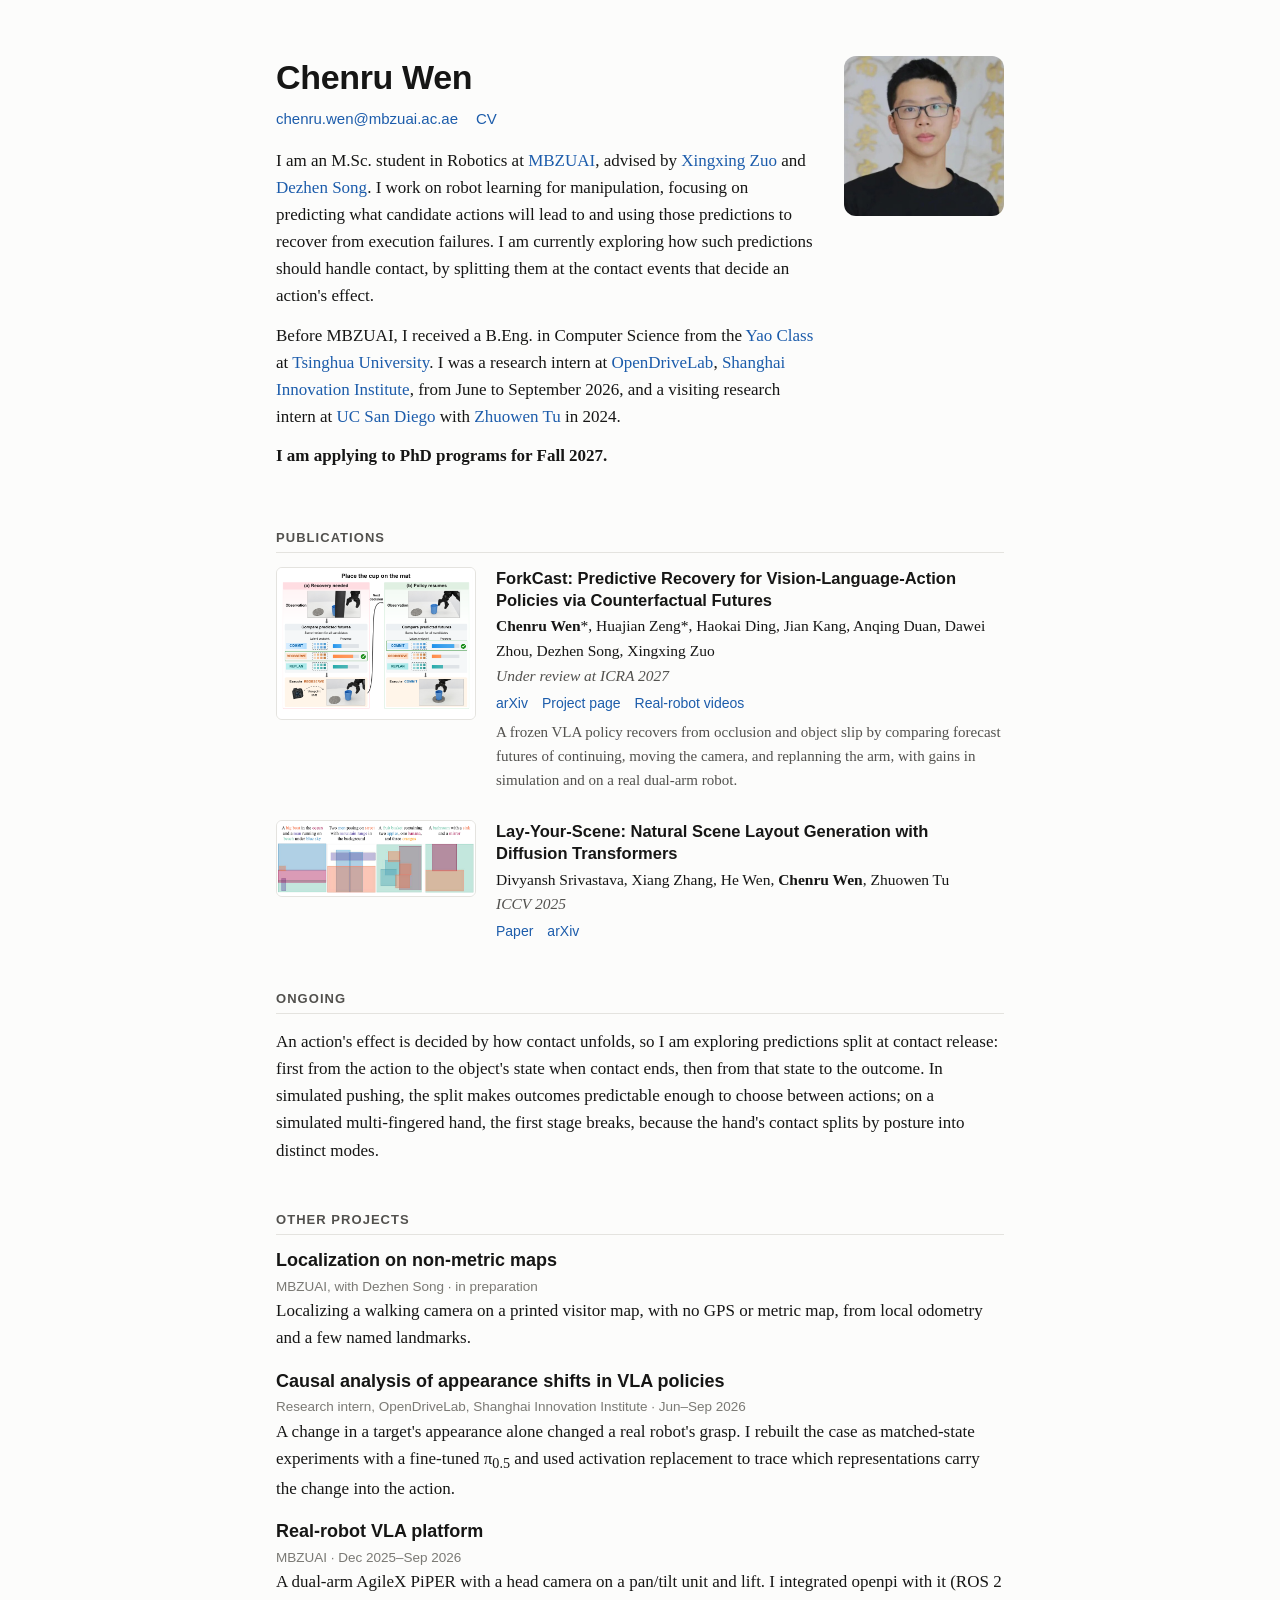
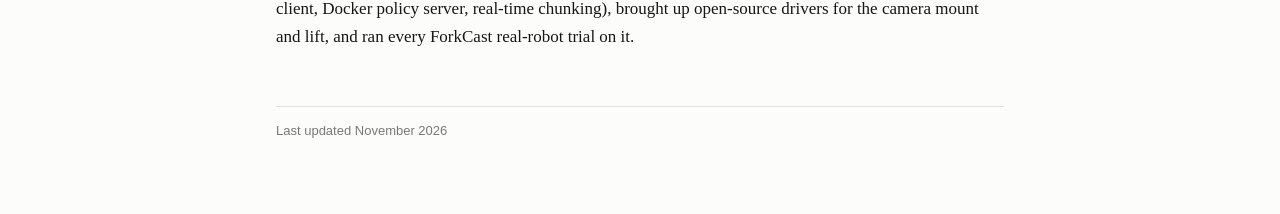
<file: index.html>
<!doctype html>
<html lang="en">
<head>
<meta charset="utf-8">
<meta name="viewport" content="width=device-width, initial-scale=1">
<title>Chenru Wen</title>
<meta name="description" content="Chenru Wen, M.Sc. student in Robotics at MBZUAI. Robot learning for manipulation: predicting what actions will lead to, recovering from execution failures, and contact events.">
<link rel="stylesheet" href="style.css">
</head>
<body>
<main>

<header class="intro">
  <div class="intro-text">
    <h1>Chenru Wen</h1>
    <ul class="links">
      <li><a href="mailto:chenru.wen@mbzuai.ac.ae">chenru.wen@mbzuai.ac.ae</a></li>
      <li><a href="cv/cv_chenru_wen.pdf">CV</a></li>
    </ul>
    <p>I am an M.Sc. student in Robotics at <a href="https://mbzuai.ac.ae/">MBZUAI</a>, advised by
    <a href="https://mbzuai.ac.ae/study/faculty/xingxing-zuo/">Xingxing Zuo</a> and
    <a href="https://mbzuai.ac.ae/study/faculty/dezhen-song/">Dezhen Song</a>.
    I work on robot learning for manipulation, focusing on predicting what candidate actions will lead to and using those
    predictions to recover from execution failures. I am currently exploring how such predictions should handle contact, by
    splitting them at the contact events that decide an action's effect.</p>
    <p>Before MBZUAI, I received a B.Eng. in Computer Science from the
    <a href="https://iiis.tsinghua.edu.cn/en/Yao_Class/About_Yao_Class.htm">Yao Class</a> at
    <a href="https://www.tsinghua.edu.cn/en/">Tsinghua University</a>. I was a research intern at
    <a href="https://opendrivelab.com/">OpenDriveLab</a>, <a href="https://www.sii.edu.cn/">Shanghai Innovation Institute</a>,
    from June to September 2026, and a visiting research intern at <a href="https://ucsd.edu/">UC San Diego</a> with
    <a href="https://pages.ucsd.edu/~ztu/">Zhuowen Tu</a> in 2024.</p>
    <p><strong>I am applying to PhD programs for Fall 2027.</strong></p>
  </div>
  <img class="photo" src="assets/photo.jpg" alt="Chenru Wen" width="160" height="160">
</header>

<h2>Publications</h2>

<div class="paper">
  <a class="thumb" href="forkcast/"><img src="forkcast/img/teaser.png" alt="ForkCast compares the predicted futures of continuing the policy, moving the camera, and replanning the arm." width="768" height="585"></a>
  <div>
    <div class="title"><a href="forkcast/">ForkCast: Predictive Recovery for Vision-Language-Action Policies via Counterfactual Futures</a></div>
    <div class="authors"><span class="me">Chenru Wen</span>*, Huajian Zeng*, Haokai Ding, Jian Kang, Anqing Duan, Dawei Zhou, Dezhen Song, Xingxing Zuo</div>
    <div class="venue">Under review at ICRA 2027</div>
    <div class="plinks"><a href="https://arxiv.org/abs/2610.18650">arXiv</a><a href="forkcast/">Project page</a><a href="forkcast/#videos">Real-robot videos</a></div>
    <p class="tldr-line">A frozen VLA policy recovers from occlusion and object slip by comparing forecast futures of continuing,
    moving the camera, and replanning the arm, with gains in simulation and on a real dual-arm robot.</p>
  </div>
</div>

<div class="paper">
  <a class="thumb" href="https://arxiv.org/abs/2505.04718"><img src="assets/lys_teaser.png" alt="Scene layouts generated from text prompts by Lay-Your-Scene." width="1390" height="523"></a>
  <div>
    <div class="title"><a href="https://arxiv.org/abs/2505.04718">Lay-Your-Scene: Natural Scene Layout Generation with Diffusion Transformers</a></div>
    <div class="authors">Divyansh Srivastava, Xiang Zhang, He Wen, <span class="me">Chenru Wen</span>, Zhuowen Tu</div>
    <div class="venue">ICCV 2025</div>
    <div class="plinks">
      <a href="https://openaccess.thecvf.com/content/ICCV2025/html/Srivastava_Lay-Your-Scene_Natural_Scene_Layout_Generation_with_Diffusion_Transformers_ICCV_2025_paper.html">Paper</a>
      <a href="https://arxiv.org/abs/2505.04718">arXiv</a>
    </div>
  </div>
</div>

<h2>Ongoing</h2>
<p>An action's effect is decided by how contact unfolds, so I am exploring predictions split at contact release: first from
the action to the object's state when contact ends, then from that state to the outcome. In simulated pushing, the split
makes outcomes predictable enough to choose between actions; on a simulated multi-fingered hand, the first stage breaks,
because the hand's contact splits by posture into distinct modes.</p>

<h2>Other projects</h2>
<div class="item">
  <h3>Localization on non-metric maps</h3>
  <div class="when">MBZUAI, with Dezhen Song &middot; in preparation</div>
  <p>Localizing a walking camera on a printed visitor map, with no GPS or metric map, from local odometry and a few named landmarks.</p>
</div>
<div class="item">
  <h3>Causal analysis of appearance shifts in VLA policies</h3>
  <div class="when">Research intern, OpenDriveLab, Shanghai Innovation Institute &middot; Jun&ndash;Sep 2026</div>
  <p>A change in a target's appearance alone changed a real robot's grasp. I rebuilt the case as matched-state experiments with
  a fine-tuned &pi;<sub>0.5</sub> and used activation replacement to trace which representations carry the change into the action.</p>
</div>
<div class="item">
  <h3>Real-robot VLA platform</h3>
  <div class="when">MBZUAI &middot; Dec 2025&ndash;Sep 2026</div>
  <p>A dual-arm AgileX PiPER with a head camera on a pan/tilt unit and lift. I integrated openpi with it (ROS&nbsp;2 client, Docker
  policy server, real-time chunking), brought up open-source drivers for the camera mount and lift, and ran every ForkCast
  real-robot trial on it.</p>
</div>

<footer>Last updated November 2026</footer>
</main>
</body>
</html>
</file>
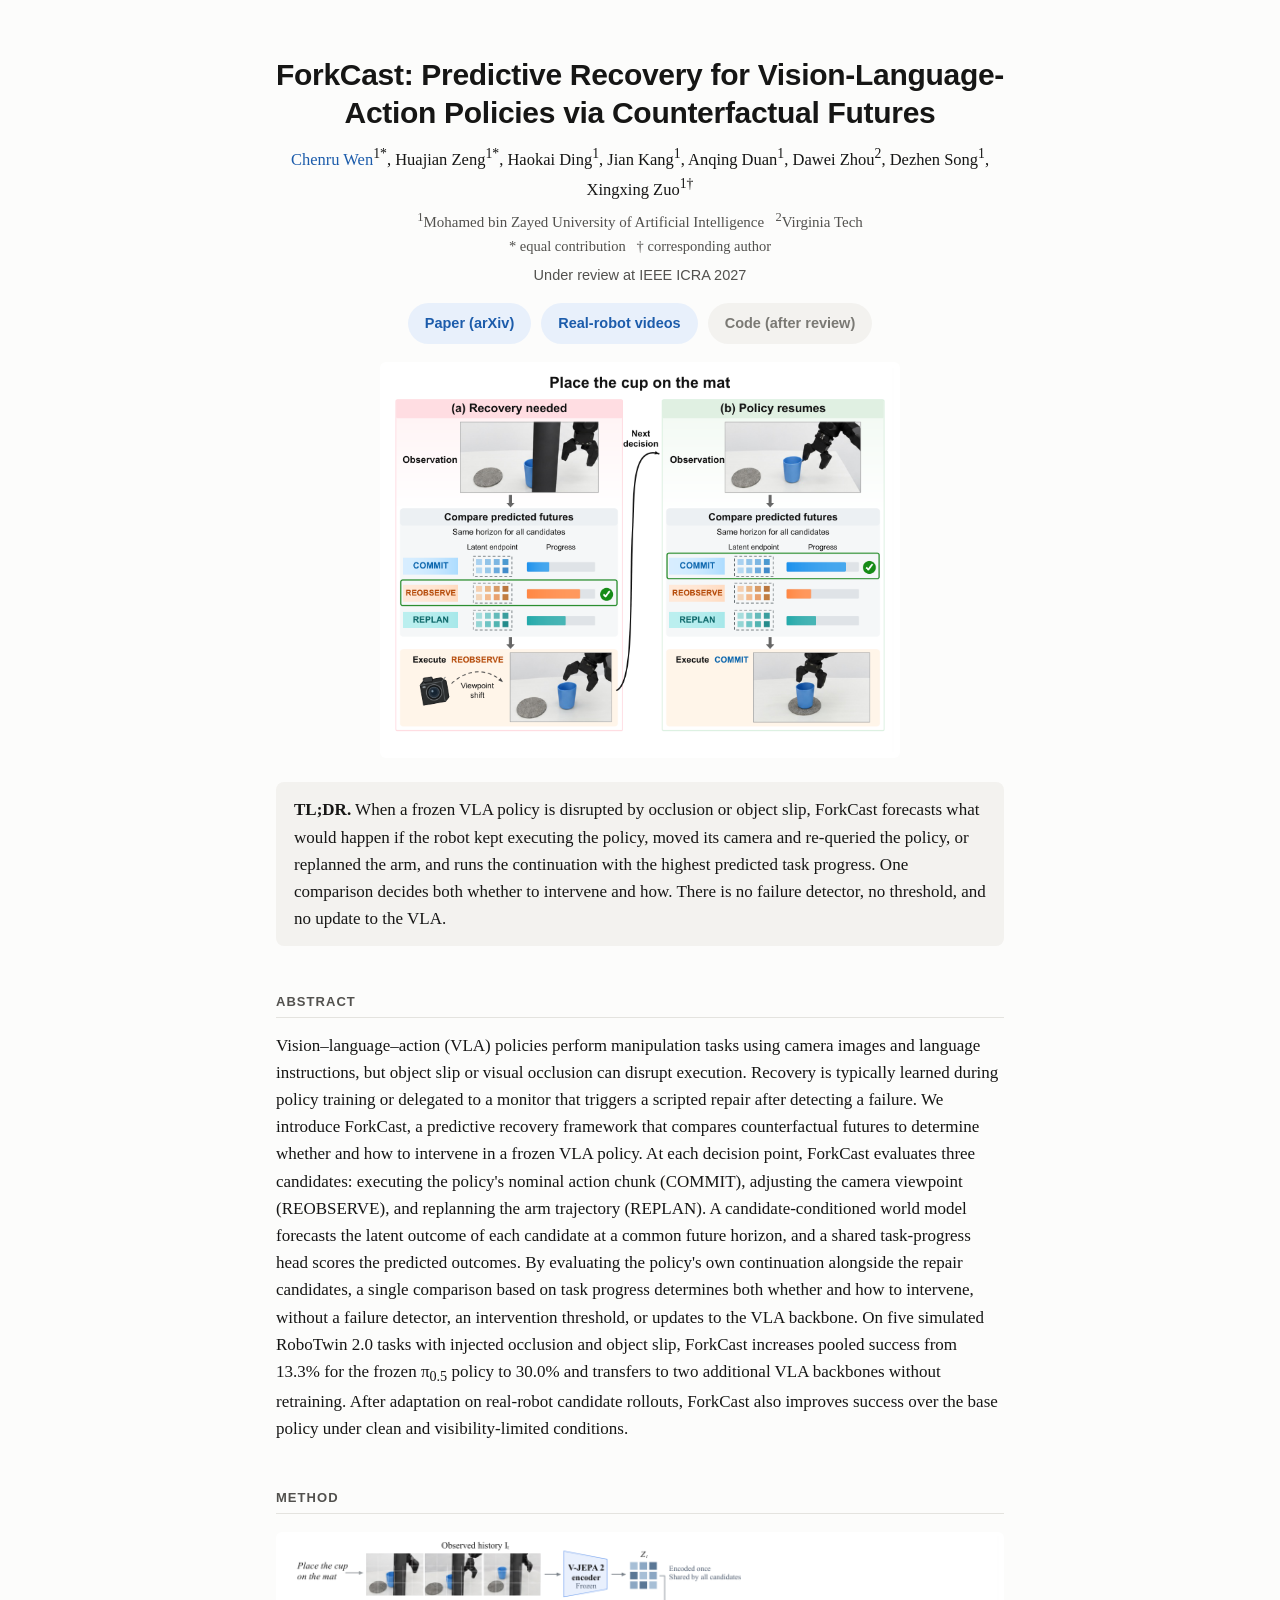
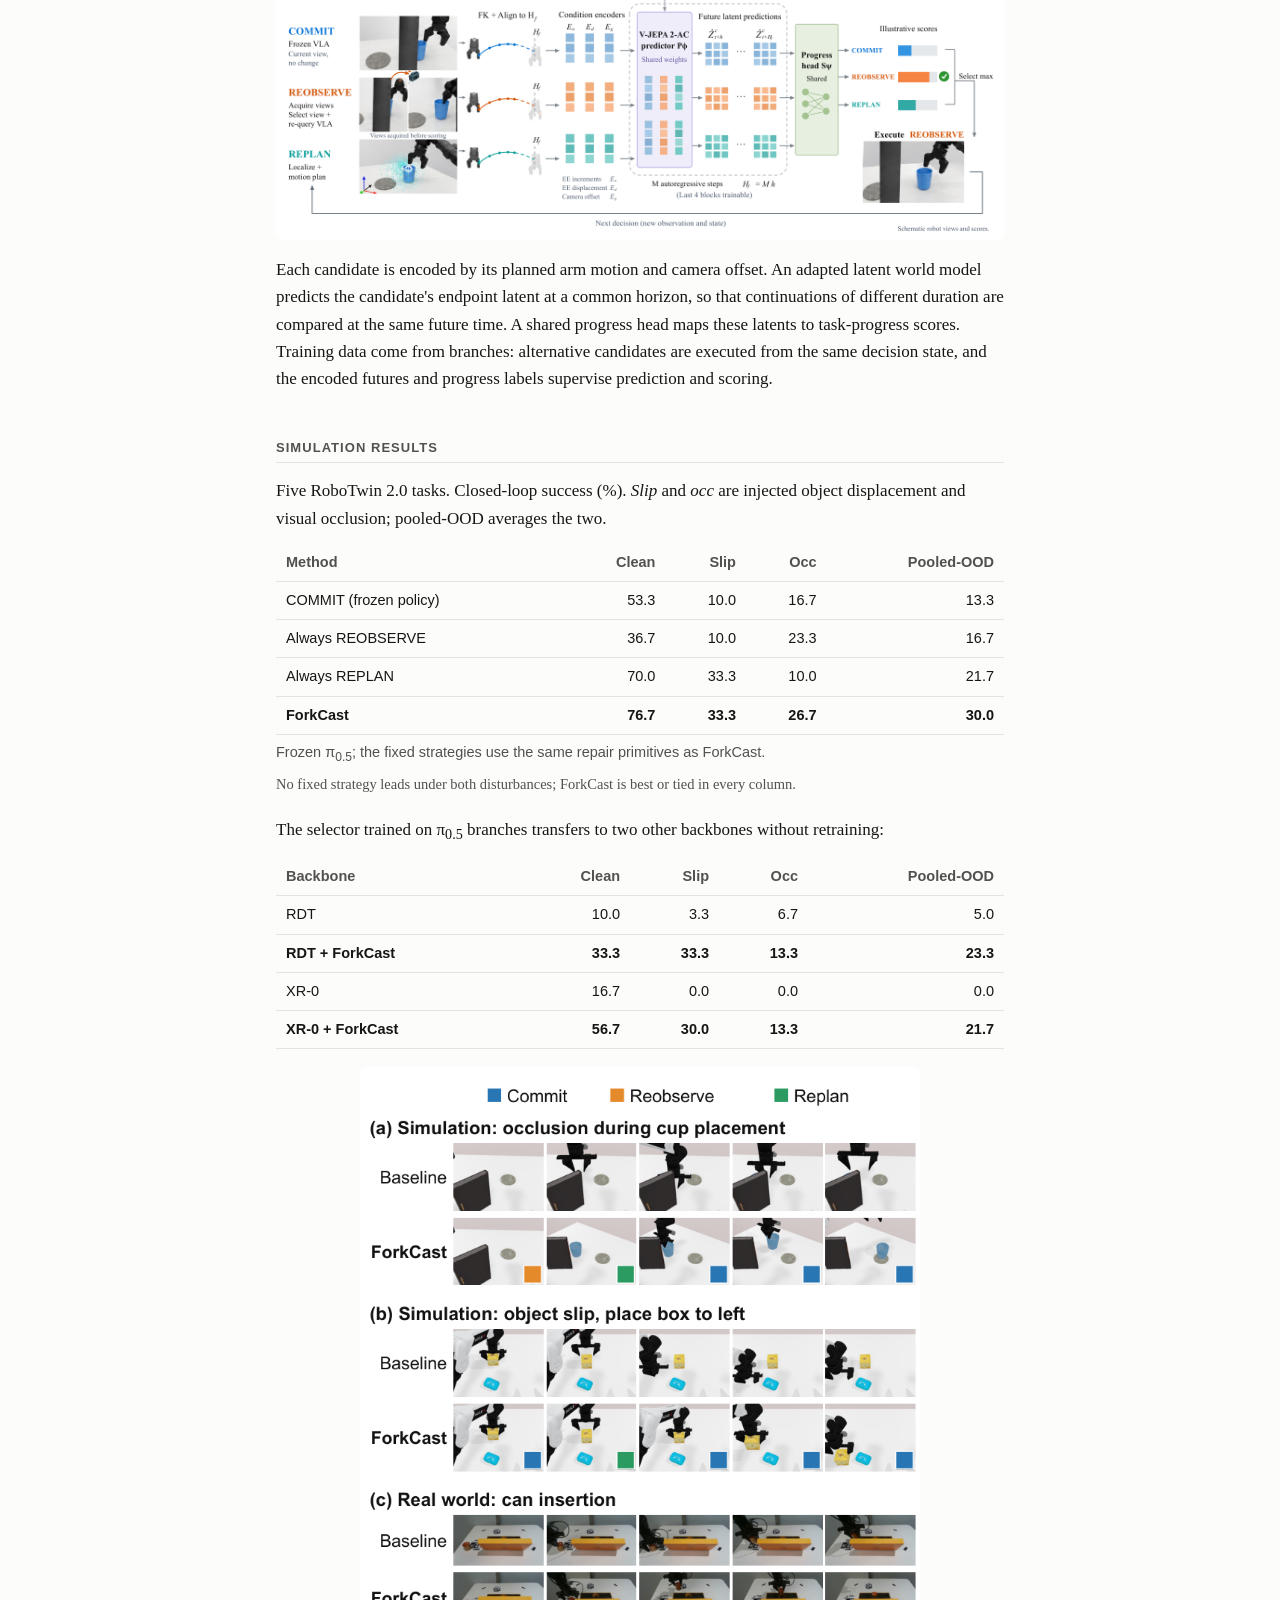
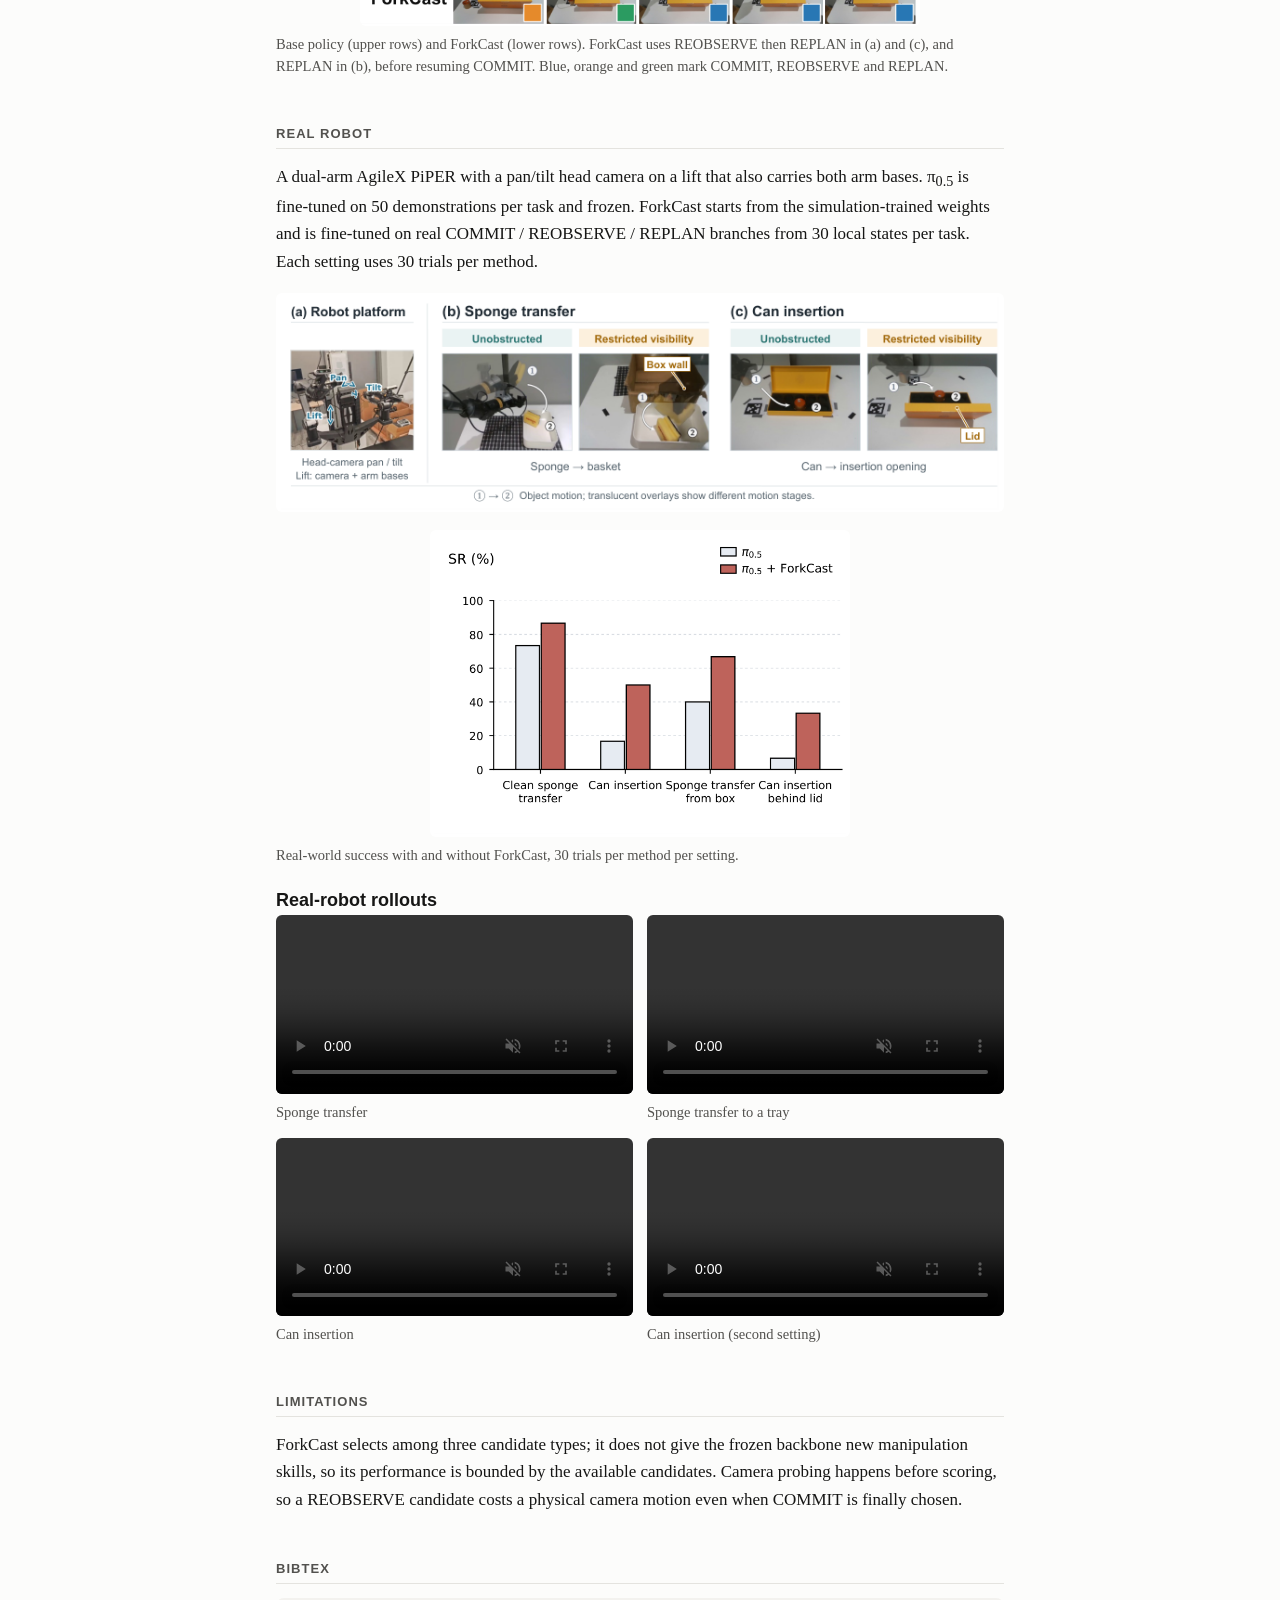
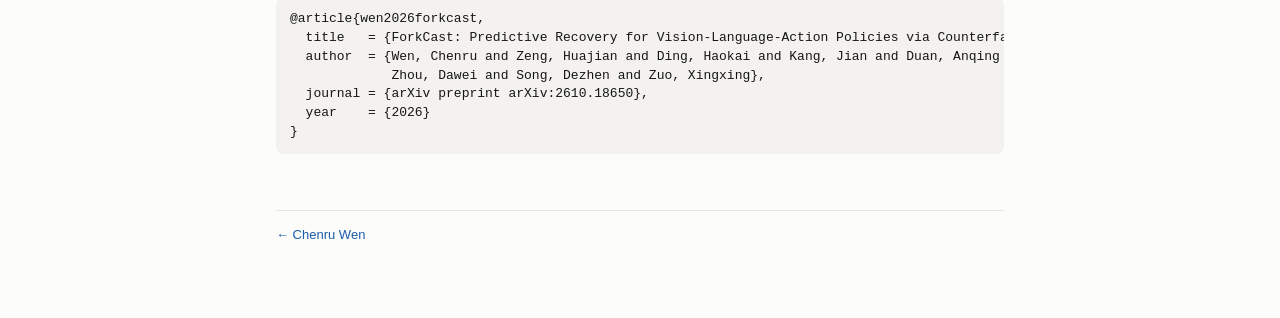
<file: forkcast/index.html>
<!doctype html>
<html lang="en">
<head>
<meta charset="utf-8">
<meta name="viewport" content="width=device-width, initial-scale=1">
<title>ForkCast</title>
<meta name="description" content="ForkCast: predictive recovery for frozen vision-language-action policies by comparing counterfactual futures.">
<link rel="stylesheet" href="../style.css">
</head>
<body>
<main>

<section class="hero">
  <h1>ForkCast: Predictive Recovery for Vision-Language-Action Policies via Counterfactual Futures</h1>
  <p class="authors"><a href="../">Chenru Wen</a><sup>1*</sup>, Huajian Zeng<sup>1*</sup>, Haokai Ding<sup>1</sup>, Jian Kang<sup>1</sup>, Anqing Duan<sup>1</sup>, Dawei Zhou<sup>2</sup>, Dezhen Song<sup>1</sup>, Xingxing Zuo<sup>1&dagger;</sup></p>
  <p class="affil"><sup>1</sup>Mohamed bin Zayed University of Artificial Intelligence &nbsp; <sup>2</sup>Virginia Tech<br><span class="small">* equal contribution &nbsp; &dagger; corresponding author</span></p>
  <p class="venue">Under review at IEEE ICRA 2027</p>
  <div class="buttons">
    <a class="btn" href="https://arxiv.org/abs/2610.18650">Paper (arXiv)</a>
    <a class="btn" href="#videos">Real-robot videos</a>
    <span class="btn disabled">Code (after review)</span>
  </div>
</section>

<figure>
  <img src="img/teaser.png" alt="ForkCast overview: at a decision point, the predicted futures of COMMIT, REOBSERVE and REPLAN are compared at the same horizon; REOBSERVE ranks highest and reveals an occluded cup, then COMMIT ranks highest and the frozen policy resumes." width="768" height="585" style="max-width:520px;margin:0 auto">
</figure>

<div class="tldr">
  <strong>TL;DR.</strong> When a frozen VLA policy is disrupted by occlusion or object slip, ForkCast forecasts what would happen if
  the robot kept executing the policy, moved its camera and re-queried the policy, or replanned the arm, and runs the
  continuation with the highest predicted task progress. One comparison decides both whether to intervene and how. There is
  no failure detector, no threshold, and no update to the VLA.
</div>

<h2>Abstract</h2>
<p>Vision&ndash;language&ndash;action (VLA) policies perform manipulation tasks using camera images and language instructions, but
object slip or visual occlusion can disrupt execution. Recovery is typically learned during policy training or delegated to a
monitor that triggers a scripted repair after detecting a failure. We introduce ForkCast, a predictive recovery framework that
compares counterfactual futures to determine whether and how to intervene in a frozen VLA policy. At each decision point, ForkCast
evaluates three candidates: executing the policy's nominal action chunk (COMMIT), adjusting the camera viewpoint (REOBSERVE), and
replanning the arm trajectory (REPLAN). A candidate-conditioned world model forecasts the latent outcome of each candidate at a
common future horizon, and a shared task-progress head scores the predicted outcomes. By evaluating the policy's own continuation
alongside the repair candidates, a single comparison based on task progress determines both whether and how to intervene, without
a failure detector, an intervention threshold, or updates to the VLA backbone. On five simulated RoboTwin 2.0 tasks with injected
occlusion and object slip, ForkCast increases pooled success from 13.3% for the frozen &pi;<sub>0.5</sub> policy to 30.0% and
transfers to two additional VLA backbones without retraining. After adaptation on real-robot candidate rollouts, ForkCast also
improves success over the base policy under clean and visibility-limited conditions.</p>

<h2>Method</h2>
<figure>
  <img src="img/method.png" alt="ForkCast pipeline: candidate generation for COMMIT, REOBSERVE and REPLAN; a candidate-conditioned latent world model predicts each candidate's endpoint latent at a common horizon; a shared progress head scores them and the highest-scoring candidate is executed." width="1566" height="664">
</figure>
<p>Each candidate is encoded by its planned arm motion and camera offset. An adapted latent world model predicts the candidate's
endpoint latent at a common horizon, so that continuations of different duration are compared at the same future time. A shared
progress head maps these latents to task-progress scores. Training data come from branches: alternative candidates are executed
from the same decision state, and the encoded futures and progress labels supervise prediction and scoring.</p>

<h2>Simulation results</h2>
<p>Five RoboTwin 2.0 tasks. Closed-loop success (%). <em>Slip</em> and <em>occ</em> are injected object displacement and visual
occlusion; pooled-OOD averages the two.</p>
<div class="table-wrap">
<table>
  <caption class="small muted" style="caption-side:bottom;text-align:left;padding-top:6px">Frozen &pi;<sub>0.5</sub>; the fixed strategies use the same repair primitives as ForkCast.</caption>
  <thead><tr><th>Method</th><th>Clean</th><th>Slip</th><th>Occ</th><th>Pooled-OOD</th></tr></thead>
  <tbody>
    <tr><td>COMMIT (frozen policy)</td><td>53.3</td><td>10.0</td><td>16.7</td><td>13.3</td></tr>
    <tr><td>Always REOBSERVE</td><td>36.7</td><td>10.0</td><td>23.3</td><td>16.7</td></tr>
    <tr><td>Always REPLAN</td><td>70.0</td><td>33.3</td><td>10.0</td><td>21.7</td></tr>
    <tr class="ours"><td>ForkCast</td><td>76.7</td><td>33.3</td><td>26.7</td><td>30.0</td></tr>
  </tbody>
</table>
</div>
<p class="small muted">No fixed strategy leads under both disturbances; ForkCast is best or tied in every column.</p>

<p style="margin-top:20px">The selector trained on &pi;<sub>0.5</sub> branches transfers to two other backbones without retraining:</p>
<div class="table-wrap">
<table>
  <thead><tr><th>Backbone</th><th>Clean</th><th>Slip</th><th>Occ</th><th>Pooled-OOD</th></tr></thead>
  <tbody>
    <tr><td>RDT</td><td>10.0</td><td>3.3</td><td>6.7</td><td>5.0</td></tr>
    <tr class="ours"><td>RDT + ForkCast</td><td>33.3</td><td>33.3</td><td>13.3</td><td>23.3</td></tr>
    <tr><td>XR-0</td><td>16.7</td><td>0.0</td><td>0.0</td><td>0.0</td></tr>
    <tr class="ours"><td>XR-0 + ForkCast</td><td>56.7</td><td>30.0</td><td>13.3</td><td>21.7</td></tr>
  </tbody>
</table>
</div>

<figure>
  <img src="img/qualitative.png" alt="Head-camera sequences comparing the base policy and ForkCast: simulated cup placement under occlusion, simulated box placement after slip, and real-world can insertion." width="750" height="749" style="max-width:560px;margin:0 auto">
  <figcaption>Base policy (upper rows) and ForkCast (lower rows). ForkCast uses REOBSERVE then REPLAN in (a) and (c), and REPLAN in
  (b), before resuming COMMIT. Blue, orange and green mark COMMIT, REOBSERVE and REPLAN.</figcaption>
</figure>

<h2 id="real-robot">Real robot</h2>
<p>A dual-arm AgileX PiPER with a pan/tilt head camera on a lift that also carries both arm bases. &pi;<sub>0.5</sub> is
fine-tuned on 50 demonstrations per task and frozen. ForkCast starts from the simulation-trained weights and is fine-tuned on
real COMMIT / REOBSERVE / REPLAN branches from 30 local states per task. Each setting uses 30 trials per method.</p>
<figure>
  <img src="img/real_setup.png" alt="Real-world platform and four evaluation settings: sponge transfer unobstructed and from a box, can insertion unobstructed and behind a lid." width="1566" height="472">
</figure>
<figure>
  <img src="img/real_results.png" alt="Bar chart of real-world success rates for the base policy and the policy with ForkCast in four settings; ForkCast is higher in all four." width="762" height="557" style="max-width:420px;margin:0 auto">
  <figcaption>Real-world success with and without ForkCast, 30 trials per method per setting.</figcaption>
</figure>

<h3 id="videos" style="margin-top:22px">Real-robot rollouts</h3>
<div class="grid2">
  <figure><video src="video/01_sponge_pick.mp4" controls muted playsinline preload="metadata"></video>
    <figcaption>Sponge transfer</figcaption></figure>
  <figure><video src="video/02_sponge_tray.mp4" controls muted playsinline preload="metadata"></video>
    <figcaption>Sponge transfer to a tray</figcaption></figure>
  <figure><video src="video/03_can_insert_task1.mp4" controls muted playsinline preload="metadata"></video>
    <figcaption>Can insertion</figcaption></figure>
  <figure><video src="video/04_can_insert_task2.mp4" controls muted playsinline preload="metadata"></video>
    <figcaption>Can insertion (second setting)</figcaption></figure>
</div>

<h2>Limitations</h2>
<p>ForkCast selects among three candidate types; it does not give the frozen backbone new manipulation skills, so its
performance is bounded by the available candidates. Camera probing happens before scoring, so a REOBSERVE candidate costs a
physical camera motion even when COMMIT is finally chosen.</p>

<h2>BibTeX</h2>
<pre class="bib">@article{wen2026forkcast,
  title   = {ForkCast: Predictive Recovery for Vision-Language-Action Policies via Counterfactual Futures},
  author  = {Wen, Chenru and Zeng, Huajian and Ding, Haokai and Kang, Jian and Duan, Anqing and
             Zhou, Dawei and Song, Dezhen and Zuo, Xingxing},
  journal = {arXiv preprint arXiv:2610.18650},
  year    = {2026}
}</pre>

<footer><a href="../">&larr; Chenru Wen</a></footer>
</main>
</body>
</html>
</file>
<file: style.css>
:root {
  --bg: #fcfcfb;
  --surface: #f3f2ef;
  --ink: #161615;
  --ink-2: #52514e;
  --ink-3: #7a7974;
  --rule: #e4e3df;
  --accent: #1c5cab;
  --accent-soft: #e8f0fb;
  --todo: #c62828;
  --serif: Charter, "Bitstream Charter", "Sitka Text", Cambria, Georgia, serif;
  --sans: -apple-system, BlinkMacSystemFont, "Segoe UI", "Helvetica Neue", Arial, sans-serif;
  color-scheme: light;
}
@media (prefers-color-scheme: dark) {
  :root:not([data-theme="light"]) {
    --bg: #1a1a19;
    --surface: #242422;
    --ink: #f2f1ec;
    --ink-2: #c3c2b7;
    --ink-3: #94938b;
    --rule: #383835;
    --accent: #86b6ef;
    --accent-soft: #1f2d40;
    --todo: #ff8a80;
    color-scheme: dark;
  }
}
:root[data-theme="dark"] {
  --bg: #1a1a19;
  --surface: #242422;
  --ink: #f2f1ec;
  --ink-2: #c3c2b7;
  --ink-3: #94938b;
  --rule: #383835;
  --accent: #86b6ef;
  --accent-soft: #1f2d40;
  --todo: #ff8a80;
  color-scheme: dark;
}

* { box-sizing: border-box; }
html { -webkit-text-size-adjust: 100%; }
body {
  margin: 0;
  background: var(--bg);
  color: var(--ink);
  font: 17px/1.6 var(--serif);
}
main { max-width: 760px; margin: 0 auto; padding: 56px 16px 72px; }
a { color: var(--accent); text-decoration: none; }
a:hover { text-decoration: underline; text-underline-offset: 3px; }
h1, h2, h3 { font-family: var(--sans); color: var(--ink); line-height: 1.25; }
h1 { font-size: 34px; font-weight: 650; letter-spacing: -0.01em; margin: 0 0 6px; }
h2 {
  font-size: 13px; font-weight: 650; letter-spacing: 0.08em; text-transform: uppercase;
  color: var(--ink-2); margin: 48px 0 14px; padding-bottom: 6px; border-bottom: 1px solid var(--rule);
}
h3 { font-size: 18px; font-weight: 600; margin: 0 0 4px; }
p { margin: 0 0 12px; }
.role { color: var(--ink-2); margin: 0 0 14px; font-size: 17px; }
.links { font-family: var(--sans); font-size: 15px; display: flex; flex-wrap: wrap; gap: 6px 18px; margin: 0; padding: 0; list-style: none; }
.muted { color: var(--ink-2); }
.small { font-size: 14.5px; }
.todo { color: var(--todo); font-family: var(--sans); font-size: 0.85em; }

.project { margin: 0 0 8px; }
.project .tag { font-family: var(--sans); font-size: 13px; color: var(--ink-2); margin: 0 0 10px; }
figure { margin: 18px 0 16px; }
figure img, figure video { width: 100%; height: auto; display: block; border-radius: 6px; background: #fff; }
figcaption { font-size: 14.5px; color: var(--ink-2); margin-top: 8px; line-height: 1.5; }
ul.facts { padding-left: 1.1em; margin: 0 0 12px; }
ul.facts li { margin: 0 0 6px; }

.pub { display: grid; grid-template-columns: 1fr; gap: 2px; margin: 0 0 22px; }
.pub .title { font-family: var(--sans); font-weight: 600; font-size: 16.5px; line-height: 1.35; }
.pub .authors, .pub .venue { font-size: 15.5px; }
.pub .venue { color: var(--ink-2); font-style: italic; }
.pub .plinks { font-family: var(--sans); font-size: 14px; display: flex; flex-wrap: wrap; gap: 4px 14px; margin-top: 2px; }
.pub .note { font-size: 14.5px; color: var(--ink-2); margin-top: 2px; }
.me { font-weight: 700; }

.item { margin: 0 0 18px; }
.item .when { font-family: var(--sans); font-size: 13.5px; color: var(--ink-3); }

footer { margin-top: 56px; padding-top: 14px; border-top: 1px solid var(--rule); font-family: var(--sans); font-size: 13px; color: var(--ink-3); }

/* project page */
.hero { text-align: center; }
.hero h1 { font-size: 30px; margin-bottom: 12px; }
.hero .authors { font-size: 16.5px; margin: 0 0 4px; }
.hero .affil { font-size: 15px; color: var(--ink-2); margin: 0 0 6px; }
.hero .venue { font-family: var(--sans); font-size: 14.5px; color: var(--ink-2); margin: 0 0 16px; }
.buttons { display: flex; flex-wrap: wrap; justify-content: center; gap: 10px; margin: 0 0 8px; }
.btn {
  font-family: var(--sans); font-size: 14.5px; font-weight: 550; padding: 8px 16px; border-radius: 999px;
  background: var(--accent-soft); color: var(--accent); border: 1px solid transparent;
}
.btn.disabled { background: var(--surface); color: var(--ink-3); cursor: default; }
.btn.disabled:hover { text-decoration: none; }
.tldr { background: var(--surface); border-radius: 8px; padding: 14px 18px; margin: 24px 0 0; }
.table-wrap { overflow-x: auto; margin: 10px 0 6px; }
table { border-collapse: collapse; width: 100%; font-family: var(--sans); font-size: 14.5px; font-variant-numeric: tabular-nums; }
th, td { padding: 7px 10px; text-align: right; border-bottom: 1px solid var(--rule); white-space: nowrap; }
th:first-child, td:first-child { text-align: left; }
thead th { color: var(--ink-2); font-weight: 600; }
tr.ours td { font-weight: 650; }
.grid2 { display: grid; grid-template-columns: 1fr 1fr; gap: 14px; }
.grid2 figure { margin: 0; }
@media (max-width: 600px) {
  body { font-size: 16px; }
  main { padding-top: 36px; }
  h1 { font-size: 28px; }
  .hero h1 { font-size: 24px; }
  .grid2 { grid-template-columns: 1fr; }
  table { font-size: 13px; }
  th, td { padding: 6px 5px; }
  th:first-child, td:first-child { white-space: normal; }
}
pre.bib { background: var(--surface); border-radius: 8px; padding: 12px 14px; overflow-x: auto; font-size: 13px; line-height: 1.45; }

/* homepage v2: header with optional photo, paper rows with thumbnails */
.intro { display: flex; gap: 28px; align-items: flex-start; }
.intro-text { flex: 1; min-width: 0; }
.intro h1 { margin-bottom: 8px; }
.intro .links { margin-bottom: 16px; }
.photo { width: 160px; height: 160px; object-fit: cover; border-radius: 12px; flex: none; }
.paper { display: grid; grid-template-columns: 200px 1fr; gap: 20px; margin: 0 0 28px; align-items: start; }
.paper .thumb img, .paper .thumb video { width: 100%; height: auto; display: block; border-radius: 6px; background: #fff; border: 1px solid var(--rule); }
.paper .title { font-family: var(--sans); font-weight: 600; font-size: 16.5px; line-height: 1.35; margin-bottom: 3px; }
.paper .title a { color: var(--ink); }
.paper .authors { font-size: 15.5px; }
.paper .venue { font-size: 15.5px; color: var(--ink-2); font-style: italic; }
.paper .plinks { font-family: var(--sans); font-size: 14px; display: flex; flex-wrap: wrap; gap: 4px 14px; margin-top: 3px; }
.paper .tldr-line { font-size: 15px; color: var(--ink-2); margin: 6px 0 0; }
figure.narrow { max-width: 620px; }
@media (max-width: 600px) {
  .intro { flex-direction: column-reverse; gap: 16px; }
  .photo { width: 120px; height: 120px; }
  .paper { grid-template-columns: 1fr; gap: 10px; }
  .paper .thumb { max-width: 320px; }
}

[id] { scroll-margin-top: 16px; }
</file>
